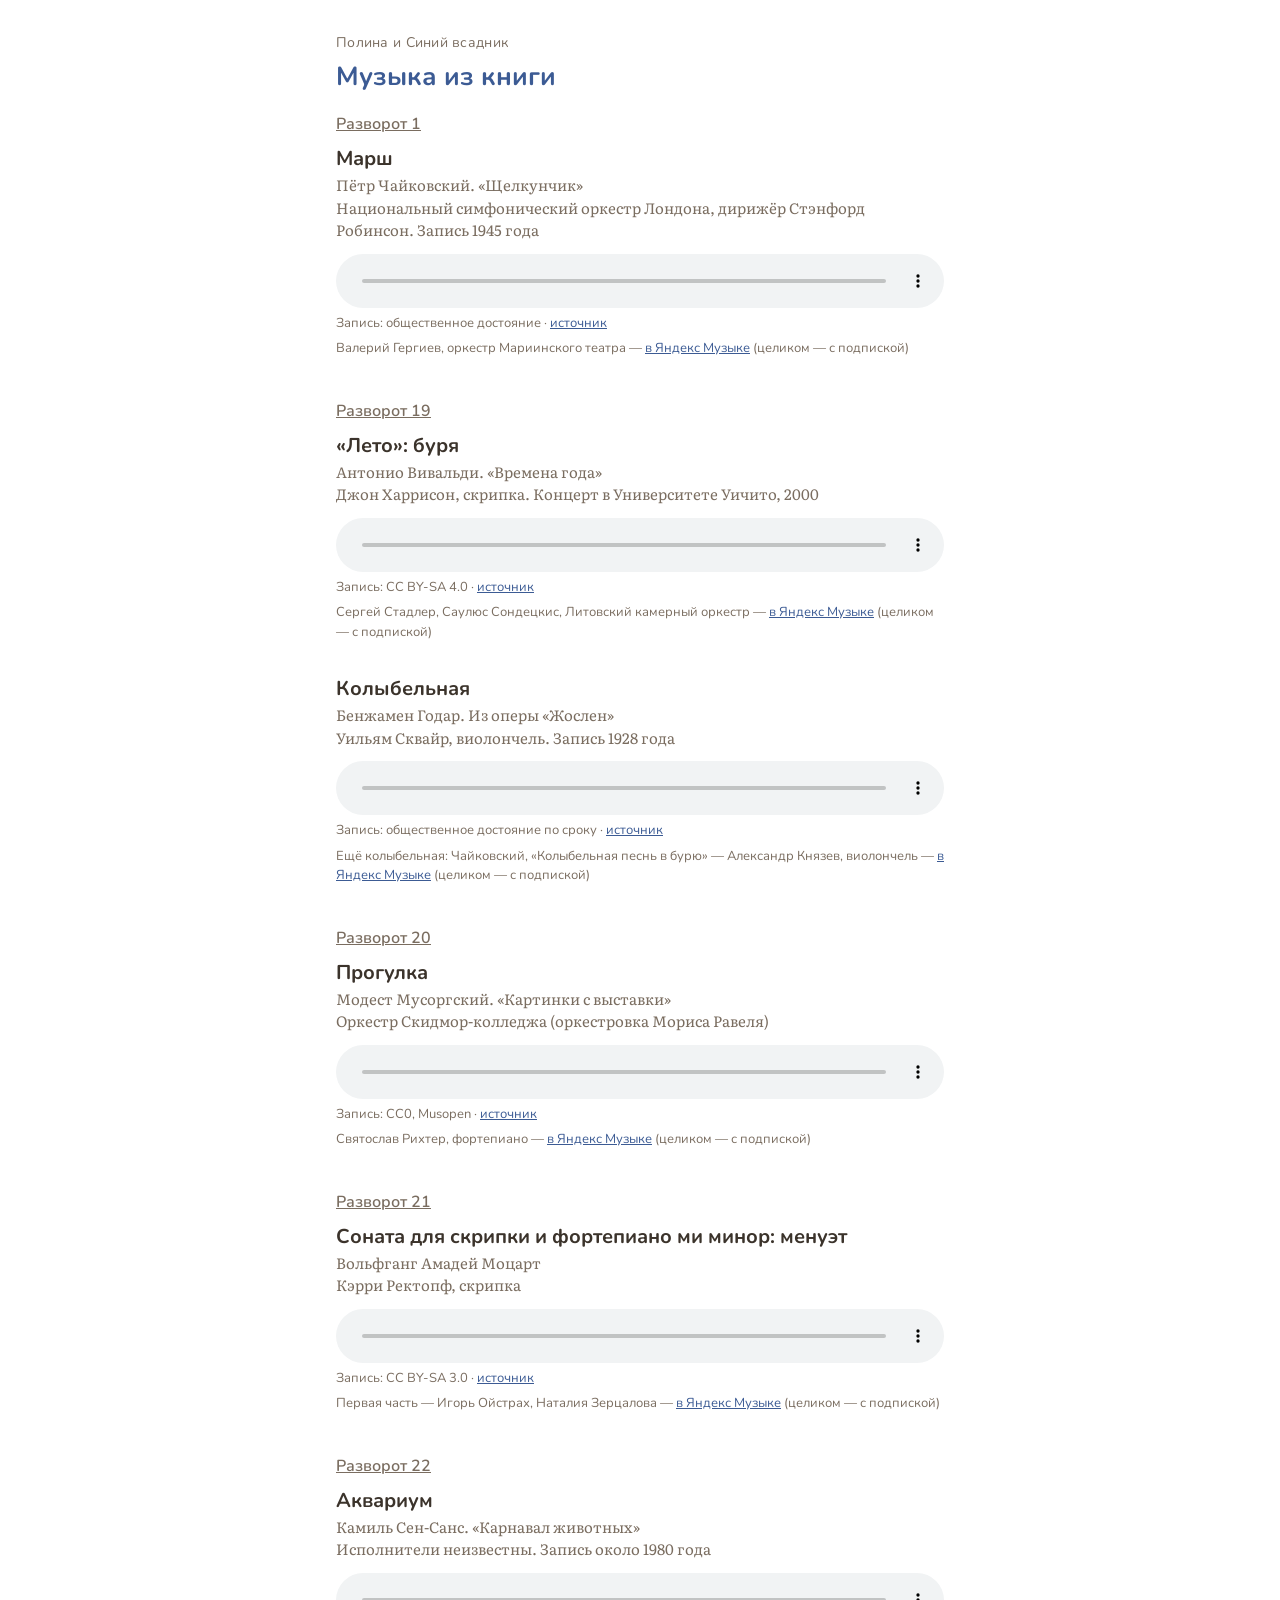
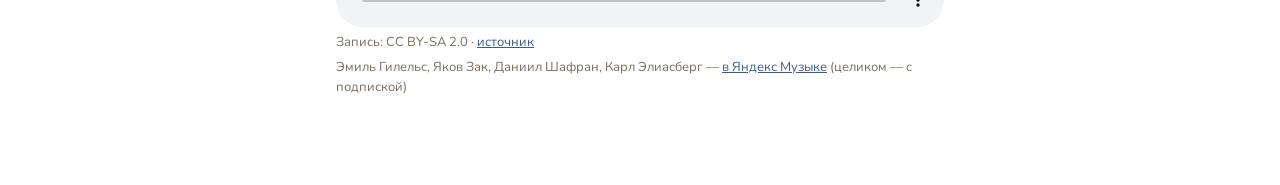
<file: index.html>
<!doctype html>
<html lang="ru">
<head>
<meta charset="utf-8">
<meta name="viewport" content="width=device-width, initial-scale=1">
<meta name="robots" content="noindex, nofollow">
<title>Полина и Синий всадник · музыка</title>
<link rel="preconnect" href="https://fonts.googleapis.com">
<link rel="stylesheet" href="https://fonts.googleapis.com/css2?family=Literata:ital@0;1&family=Nunito:wght@600;700&display=swap">
<link rel="stylesheet" href="style.css">
</head>
<body>
<main>
<p class="book">Полина и Синий всадник</p>
<h1>Музыка из книги</h1>
<div class="spread" id="s1">
<h2><a href="1/">Разворот 1</a></h2>
<section class="piece">
<h2>Марш</h2>
<p class="work">Пётр Чайковский. «Щелкунчик»</p>
<p class="who">Национальный симфонический оркестр Лондона, дирижёр Стэнфорд Робинсон. Запись 1945 года</p>
<audio controls preload="none" src="audio/marsh-shchelkunchik-robinson-1945.mp3"></audio>
<p class="credit">Запись: общественное достояние · <a href="https://commons.wikimedia.org/wiki/File:PDP-CH_-_National_Symphony_Orchestra_of_London_-_Stanford_Robinson,_conductor_-_The_Nutcracker_Suite,_Op._71_-_Miniature_Overture,_March_-_Tchaikovsky_-_Decca-k1142-ar9056.flac">источник</a></p>
<p class="other">Валерий Гергиев, оркестр Мариинского театра — <a href="https://music.yandex.ru/album/19597503/track/9443150">в Яндекс Музыке</a> (целиком — с подпиской)</p>
</section>
</div>
<div class="spread" id="s19">
<h2><a href="19/">Разворот 19</a></h2>
<section class="piece">
<h2>«Лето»: буря</h2>
<p class="work">Антонио Вивальди. «Времена года»</p>
<p class="who">Джон Харрисон, скрипка. Концерт в Университете Уичито, 2000</p>
<audio controls preload="none" src="audio/leto-presto-vivaldi-harrison.mp3"></audio>
<p class="credit">Запись: CC BY-SA 4.0 · <a href="https://commons.wikimedia.org/wiki/File:Vivaldi_-_Four_Seasons_2_Summer_mvt_3_Presto_-_John_Harrison_violin.oga">источник</a></p>
<p class="other">Сергей Стадлер, Саулюс Сондецкис, Литовский камерный оркестр — <a href="https://music.yandex.ru/album/12009652/track/70853448">в Яндекс Музыке</a> (целиком — с подпиской)</p>
</section>
<section class="piece">
<h2>Колыбельная</h2>
<p class="work">Бенжамен Годар. Из оперы «Жослен»</p>
<p class="who">Уильям Сквайр, виолончель. Запись 1928 года</p>
<audio controls preload="none" src="audio/kolybelnaya-godar-squire-1928.mp3"></audio>
<p class="credit">Запись: общественное достояние по сроку · <a href="https://archive.org/details/78_berceuse-de-jocelyn_squire-wh-anon">источник</a></p>
<p class="other">Ещё колыбельная: Чайковский, «Колыбельная песнь в бурю» — Александр Князев, виолончель — <a href="https://music.yandex.ru/album/54803/track/512400">в Яндекс Музыке</a> (целиком — с подпиской)</p>
</section>
</div>
<div class="spread" id="s20">
<h2><a href="20/">Разворот 20</a></h2>
<section class="piece">
<h2>Прогулка</h2>
<p class="work">Модест Мусоргский. «Картинки с выставки»</p>
<p class="who">Оркестр Скидмор-колледжа (оркестровка Мориса Равеля)</p>
<audio controls preload="none" src="audio/progulka-musorgskij-skidmore.mp3"></audio>
<p class="credit">Запись: CC0, Musopen · <a href="https://archive.org/details/modest-mussorgsky-pictures-at-an-exhibition-promenade">источник</a></p>
<p class="other">Святослав Рихтер, фортепиано — <a href="https://music.yandex.ru/album/2533554/track/22010100">в Яндекс Музыке</a> (целиком — с подпиской)</p>
</section>
</div>
<div class="spread" id="s21">
<h2><a href="21/">Разворот 21</a></h2>
<section class="piece">
<h2>Соната для скрипки и фортепиано ми минор: менуэт</h2>
<p class="work">Вольфганг Амадей Моцарт</p>
<p class="who">Кэрри Ректопф, скрипка</p>
<audio controls preload="none" src="audio/mocart-k304-menuet-rehkopf.mp3"></audio>
<p class="credit">Запись: CC BY-SA 3.0 · <a href="https://commons.wikimedia.org/wiki/File:Violinist_CARRIE_REHKOPF-MOZART_SONATA_K304_2nd_mvt.ogg">источник</a></p>
<p class="other">Первая часть — Игорь Ойстрах, Наталия Зерцалова — <a href="https://music.yandex.ru/album/14879306/track/80903416">в Яндекс Музыке</a> (целиком — с подпиской)</p>
</section>
</div>
<div class="spread" id="s22">
<h2><a href="22/">Разворот 22</a></h2>
<section class="piece">
<h2>Аквариум</h2>
<p class="work">Камиль Сен-Санс. «Карнавал животных»</p>
<p class="who">Исполнители неизвестны. Запись около 1980 года</p>
<audio controls preload="none" src="audio/akvarium-sen-sans.mp3"></audio>
<p class="credit">Запись: CC BY-SA 2.0 · <a href="https://commons.wikimedia.org/wiki/File:Saint-Saens_-_The_Carnival_of_the_Animals_-_07_Aquarium.ogg">источник</a></p>
<p class="other">Эмиль Гилельс, Яков Зак, Даниил Шафран, Карл Элиасберг — <a href="https://music.yandex.ru/album/17283401/track/68124934">в Яндекс Музыке</a> (целиком — с подпиской)</p>
</section>
</div>
</main>
</body>
</html>
</file>
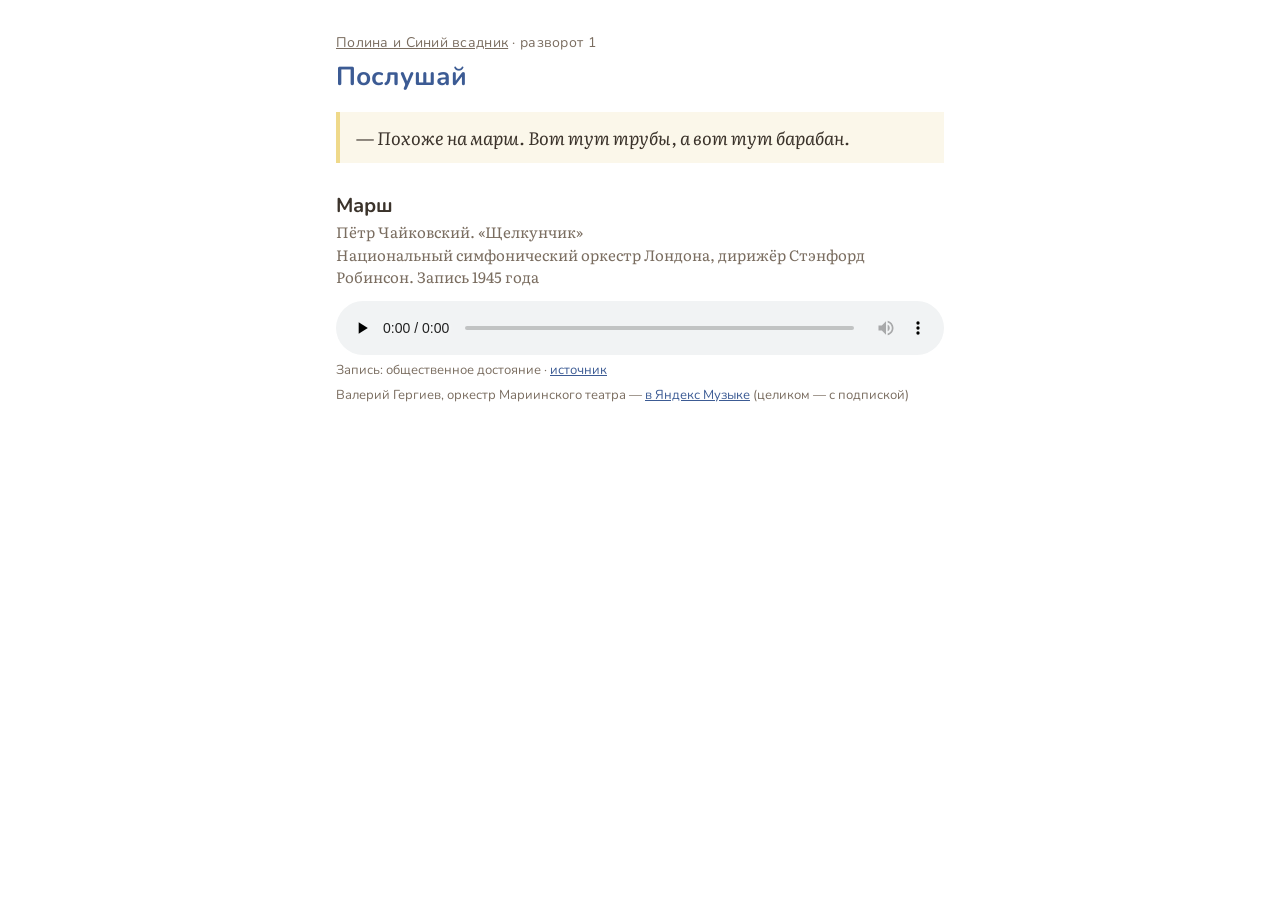
<file: 1/index.html>
<!doctype html>
<html lang="ru">
<head>
<meta charset="utf-8">
<meta name="viewport" content="width=device-width, initial-scale=1">
<meta name="robots" content="noindex, nofollow">
<title>Полина и Синий всадник · разворот 1</title>
<link rel="preconnect" href="https://fonts.googleapis.com">
<link rel="stylesheet" href="https://fonts.googleapis.com/css2?family=Literata:ital@0;1&family=Nunito:wght@600;700&display=swap">
<link rel="stylesheet" href="../style.css">
</head>
<body>
<main>
<p class="book"><a href="../">Полина и Синий всадник</a> · разворот 1</p>
<h1>Послушай</h1>
<blockquote>— Похоже на марш. Вот тут трубы, а вот тут барабан.</blockquote>
<section class="piece">
<h2>Марш</h2>
<p class="work">Пётр Чайковский. «Щелкунчик»</p>
<p class="who">Национальный симфонический оркестр Лондона, дирижёр Стэнфорд Робинсон. Запись 1945 года</p>
<audio controls preload="none" src="../audio/marsh-shchelkunchik-robinson-1945.mp3"></audio>
<p class="credit">Запись: общественное достояние · <a href="https://commons.wikimedia.org/wiki/File:PDP-CH_-_National_Symphony_Orchestra_of_London_-_Stanford_Robinson,_conductor_-_The_Nutcracker_Suite,_Op._71_-_Miniature_Overture,_March_-_Tchaikovsky_-_Decca-k1142-ar9056.flac">источник</a></p>
<p class="other">Валерий Гергиев, оркестр Мариинского театра — <a href="https://music.yandex.ru/album/19597503/track/9443150">в Яндекс Музыке</a> (целиком — с подпиской)</p>
</section>
</main>
</body>
</html>
</file>
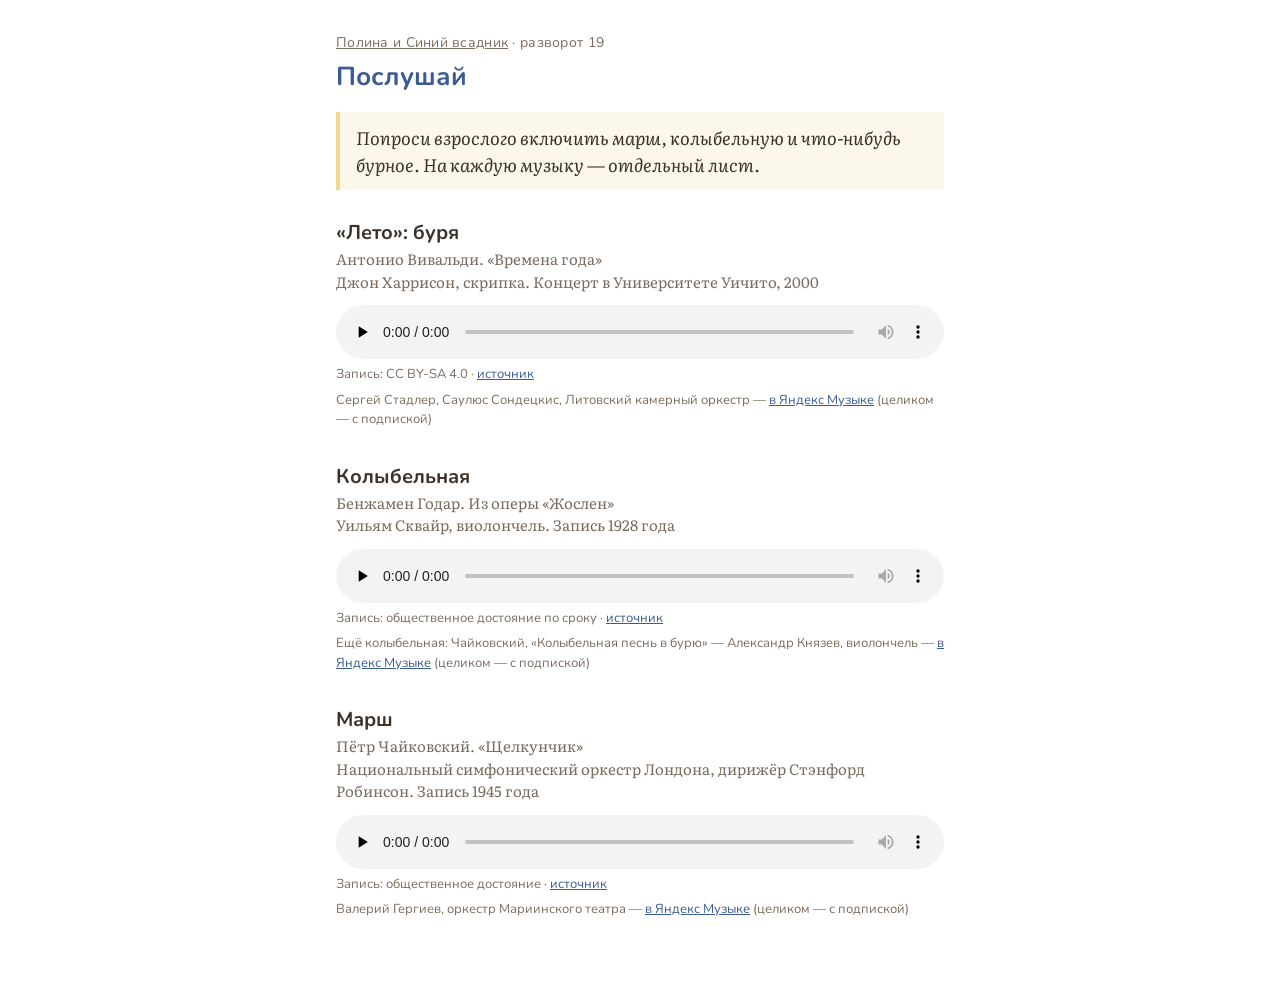
<file: 19/index.html>
<!doctype html>
<html lang="ru">
<head>
<meta charset="utf-8">
<meta name="viewport" content="width=device-width, initial-scale=1">
<meta name="robots" content="noindex, nofollow">
<title>Полина и Синий всадник · разворот 19</title>
<link rel="preconnect" href="https://fonts.googleapis.com">
<link rel="stylesheet" href="https://fonts.googleapis.com/css2?family=Literata:ital@0;1&family=Nunito:wght@600;700&display=swap">
<link rel="stylesheet" href="../style.css">
</head>
<body>
<main>
<p class="book"><a href="../">Полина и Синий всадник</a> · разворот 19</p>
<h1>Послушай</h1>
<blockquote>Попроси взрослого включить марш, колыбельную и что-нибудь бурное. На каждую музыку — отдельный лист.</blockquote>
<section class="piece">
<h2>«Лето»: буря</h2>
<p class="work">Антонио Вивальди. «Времена года»</p>
<p class="who">Джон Харрисон, скрипка. Концерт в Университете Уичито, 2000</p>
<audio controls preload="none" src="../audio/leto-presto-vivaldi-harrison.mp3"></audio>
<p class="credit">Запись: CC BY-SA 4.0 · <a href="https://commons.wikimedia.org/wiki/File:Vivaldi_-_Four_Seasons_2_Summer_mvt_3_Presto_-_John_Harrison_violin.oga">источник</a></p>
<p class="other">Сергей Стадлер, Саулюс Сондецкис, Литовский камерный оркестр — <a href="https://music.yandex.ru/album/12009652/track/70853448">в Яндекс Музыке</a> (целиком — с подпиской)</p>
</section>
<section class="piece">
<h2>Колыбельная</h2>
<p class="work">Бенжамен Годар. Из оперы «Жослен»</p>
<p class="who">Уильям Сквайр, виолончель. Запись 1928 года</p>
<audio controls preload="none" src="../audio/kolybelnaya-godar-squire-1928.mp3"></audio>
<p class="credit">Запись: общественное достояние по сроку · <a href="https://archive.org/details/78_berceuse-de-jocelyn_squire-wh-anon">источник</a></p>
<p class="other">Ещё колыбельная: Чайковский, «Колыбельная песнь в бурю» — Александр Князев, виолончель — <a href="https://music.yandex.ru/album/54803/track/512400">в Яндекс Музыке</a> (целиком — с подпиской)</p>
</section>
<section class="piece">
<h2>Марш</h2>
<p class="work">Пётр Чайковский. «Щелкунчик»</p>
<p class="who">Национальный симфонический оркестр Лондона, дирижёр Стэнфорд Робинсон. Запись 1945 года</p>
<audio controls preload="none" src="../audio/marsh-shchelkunchik-robinson-1945.mp3"></audio>
<p class="credit">Запись: общественное достояние · <a href="https://commons.wikimedia.org/wiki/File:PDP-CH_-_National_Symphony_Orchestra_of_London_-_Stanford_Robinson,_conductor_-_The_Nutcracker_Suite,_Op._71_-_Miniature_Overture,_March_-_Tchaikovsky_-_Decca-k1142-ar9056.flac">источник</a></p>
<p class="other">Валерий Гергиев, оркестр Мариинского театра — <a href="https://music.yandex.ru/album/19597503/track/9443150">в Яндекс Музыке</a> (целиком — с подпиской)</p>
</section>
</main>
</body>
</html>
</file>
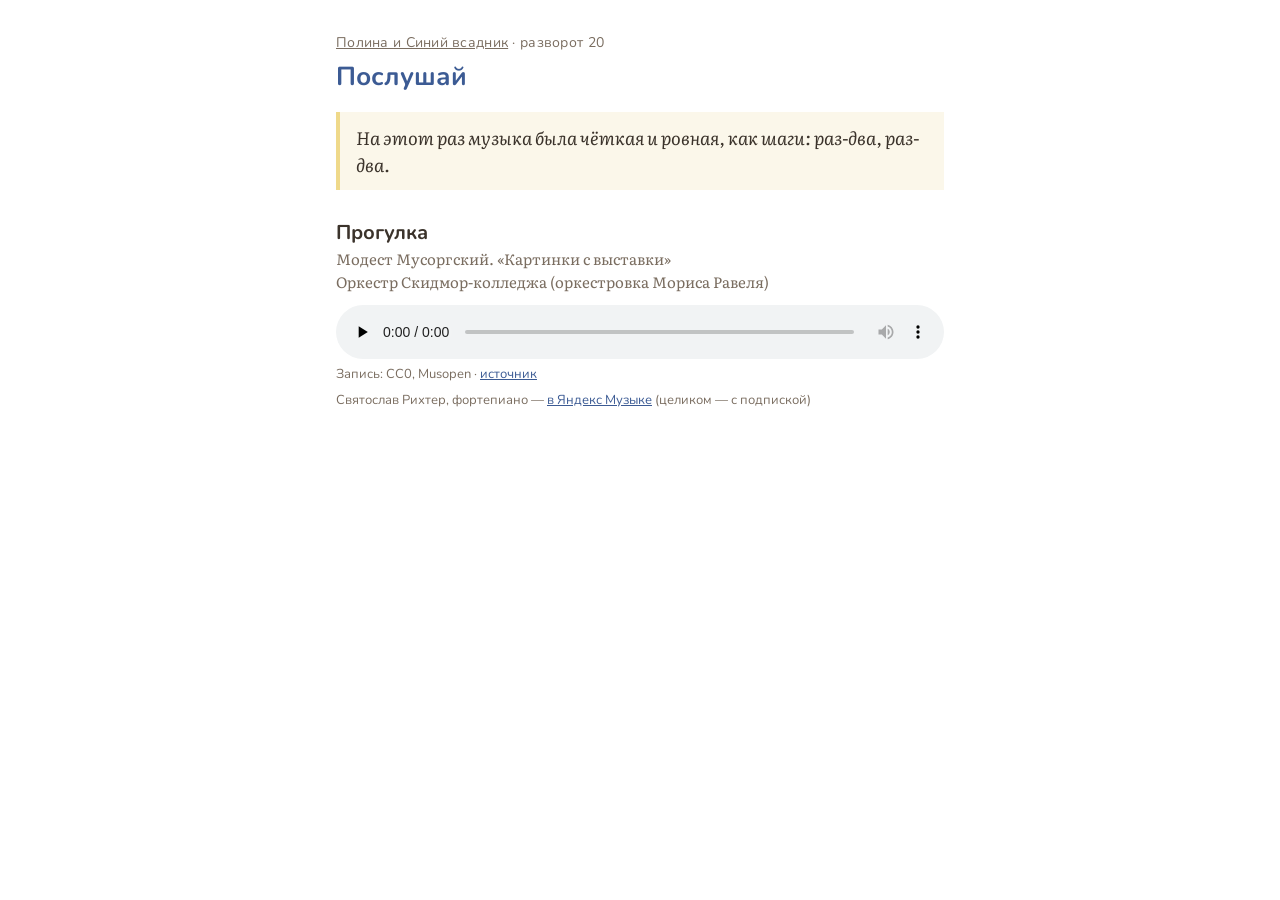
<file: 20/index.html>
<!doctype html>
<html lang="ru">
<head>
<meta charset="utf-8">
<meta name="viewport" content="width=device-width, initial-scale=1">
<meta name="robots" content="noindex, nofollow">
<title>Полина и Синий всадник · разворот 20</title>
<link rel="preconnect" href="https://fonts.googleapis.com">
<link rel="stylesheet" href="https://fonts.googleapis.com/css2?family=Literata:ital@0;1&family=Nunito:wght@600;700&display=swap">
<link rel="stylesheet" href="../style.css">
</head>
<body>
<main>
<p class="book"><a href="../">Полина и Синий всадник</a> · разворот 20</p>
<h1>Послушай</h1>
<blockquote>На этот раз музыка была чёткая и ровная, как шаги: раз-два, раз-два.</blockquote>
<section class="piece">
<h2>Прогулка</h2>
<p class="work">Модест Мусоргский. «Картинки с выставки»</p>
<p class="who">Оркестр Скидмор-колледжа (оркестровка Мориса Равеля)</p>
<audio controls preload="none" src="../audio/progulka-musorgskij-skidmore.mp3"></audio>
<p class="credit">Запись: CC0, Musopen · <a href="https://archive.org/details/modest-mussorgsky-pictures-at-an-exhibition-promenade">источник</a></p>
<p class="other">Святослав Рихтер, фортепиано — <a href="https://music.yandex.ru/album/2533554/track/22010100">в Яндекс Музыке</a> (целиком — с подпиской)</p>
</section>
</main>
</body>
</html>
</file>
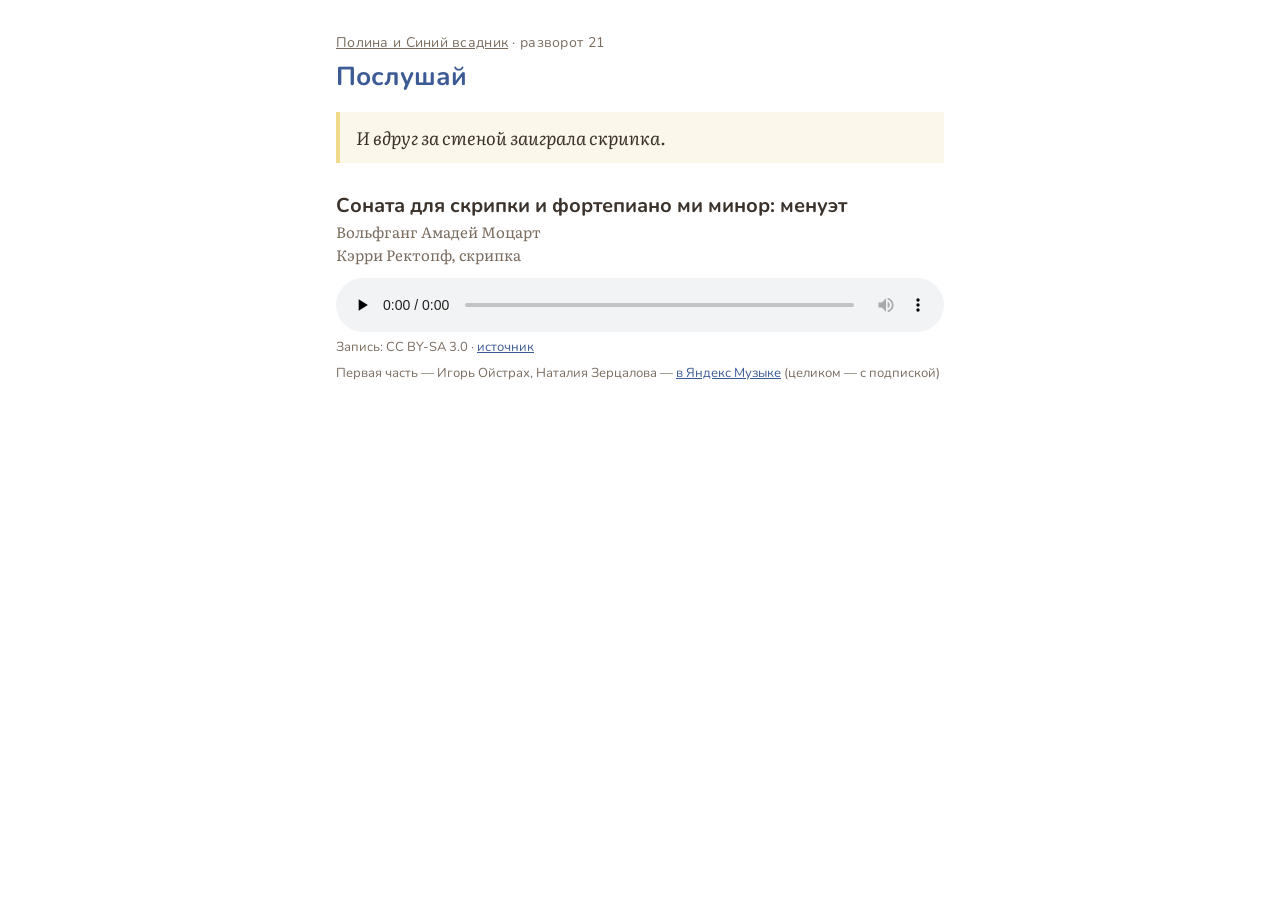
<file: 21/index.html>
<!doctype html>
<html lang="ru">
<head>
<meta charset="utf-8">
<meta name="viewport" content="width=device-width, initial-scale=1">
<meta name="robots" content="noindex, nofollow">
<title>Полина и Синий всадник · разворот 21</title>
<link rel="preconnect" href="https://fonts.googleapis.com">
<link rel="stylesheet" href="https://fonts.googleapis.com/css2?family=Literata:ital@0;1&family=Nunito:wght@600;700&display=swap">
<link rel="stylesheet" href="../style.css">
</head>
<body>
<main>
<p class="book"><a href="../">Полина и Синий всадник</a> · разворот 21</p>
<h1>Послушай</h1>
<blockquote>И вдруг за стеной заиграла скрипка.</blockquote>
<section class="piece">
<h2>Соната для скрипки и фортепиано ми минор: менуэт</h2>
<p class="work">Вольфганг Амадей Моцарт</p>
<p class="who">Кэрри Ректопф, скрипка</p>
<audio controls preload="none" src="../audio/mocart-k304-menuet-rehkopf.mp3"></audio>
<p class="credit">Запись: CC BY-SA 3.0 · <a href="https://commons.wikimedia.org/wiki/File:Violinist_CARRIE_REHKOPF-MOZART_SONATA_K304_2nd_mvt.ogg">источник</a></p>
<p class="other">Первая часть — Игорь Ойстрах, Наталия Зерцалова — <a href="https://music.yandex.ru/album/14879306/track/80903416">в Яндекс Музыке</a> (целиком — с подпиской)</p>
</section>
</main>
</body>
</html>
</file>
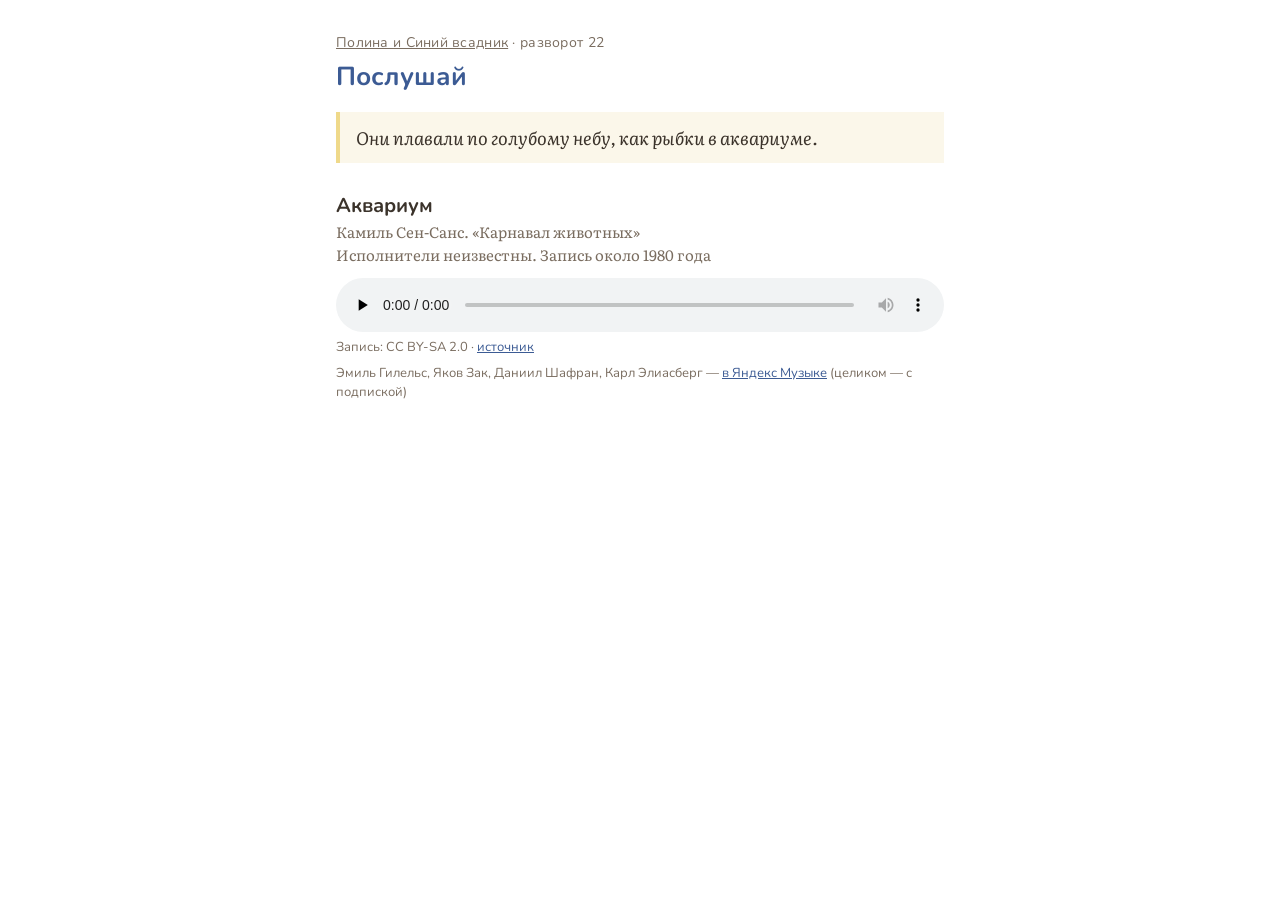
<file: 22/index.html>
<!doctype html>
<html lang="ru">
<head>
<meta charset="utf-8">
<meta name="viewport" content="width=device-width, initial-scale=1">
<meta name="robots" content="noindex, nofollow">
<title>Полина и Синий всадник · разворот 22</title>
<link rel="preconnect" href="https://fonts.googleapis.com">
<link rel="stylesheet" href="https://fonts.googleapis.com/css2?family=Literata:ital@0;1&family=Nunito:wght@600;700&display=swap">
<link rel="stylesheet" href="../style.css">
</head>
<body>
<main>
<p class="book"><a href="../">Полина и Синий всадник</a> · разворот 22</p>
<h1>Послушай</h1>
<blockquote>Они плавали по голубому небу, как рыбки в аквариуме.</blockquote>
<section class="piece">
<h2>Аквариум</h2>
<p class="work">Камиль Сен-Санс. «Карнавал животных»</p>
<p class="who">Исполнители неизвестны. Запись около 1980 года</p>
<audio controls preload="none" src="../audio/akvarium-sen-sans.mp3"></audio>
<p class="credit">Запись: CC BY-SA 2.0 · <a href="https://commons.wikimedia.org/wiki/File:Saint-Saens_-_The_Carnival_of_the_Animals_-_07_Aquarium.ogg">источник</a></p>
<p class="other">Эмиль Гилельс, Яков Зак, Даниил Шафран, Карл Элиасберг — <a href="https://music.yandex.ru/album/17283401/track/68124934">в Яндекс Музыке</a> (целиком — с подпиской)</p>
</section>
</main>
</body>
</html>
</file>
<file: style.css>
:root {
  --paper: #ffffff; --ink: #3b332b; --ink-soft: #7a6d60;
  --rider: #3c5b94; --rider-bg: #e2e8f3; --mane: #efd98a;
  color-scheme: light;
}
* { box-sizing: border-box; }
body { margin: 0; background: var(--paper); color: var(--ink);
  font-family: "Literata", "PT Serif", Georgia, serif; font-size: 18px; line-height: 1.5; }
main { max-width: 640px; margin: 0 auto; padding: 32px 16px 48px; }
.book { font-family: "Nunito", "Segoe UI", sans-serif; font-size: 14px; color: var(--ink-soft);
  letter-spacing: .02em; margin: 0 0 4px; }
.book a { color: inherit; }
h1 { font-family: "Nunito", "Segoe UI", sans-serif; font-weight: 700; font-size: 26px;
  color: var(--rider); margin: 0 0 16px; }
blockquote { margin: 0 0 28px; padding: 12px 16px; border-left: 4px solid var(--mane);
  background: #fbf7ea; font-style: italic; }
.piece { margin: 0 0 32px; }
.piece h2 { font-family: "Nunito", "Segoe UI", sans-serif; font-size: 20px; margin: 0; }
.piece .work, .piece .who { margin: 0; color: var(--ink-soft); font-size: 15px; }
.piece audio { display: block; width: 100%; margin: 12px 0 6px; }
.piece .credit { margin: 0; font-family: "Nunito", "Segoe UI", sans-serif; font-size: 13px; color: var(--ink-soft); }
.piece .credit a, .piece .other a { color: var(--rider); }
.piece .other { margin: 6px 0 0; font-family: "Nunito", "Segoe UI", sans-serif; font-size: 13px; color: var(--ink-soft); }
.spread { margin: 0 0 40px; }
.spread > h2 { font-family: "Nunito", "Segoe UI", sans-serif; font-size: 16px; color: var(--ink-soft);
  font-weight: 600; margin: 0 0 8px; }
.spread > h2 a { color: inherit; }
</file>
